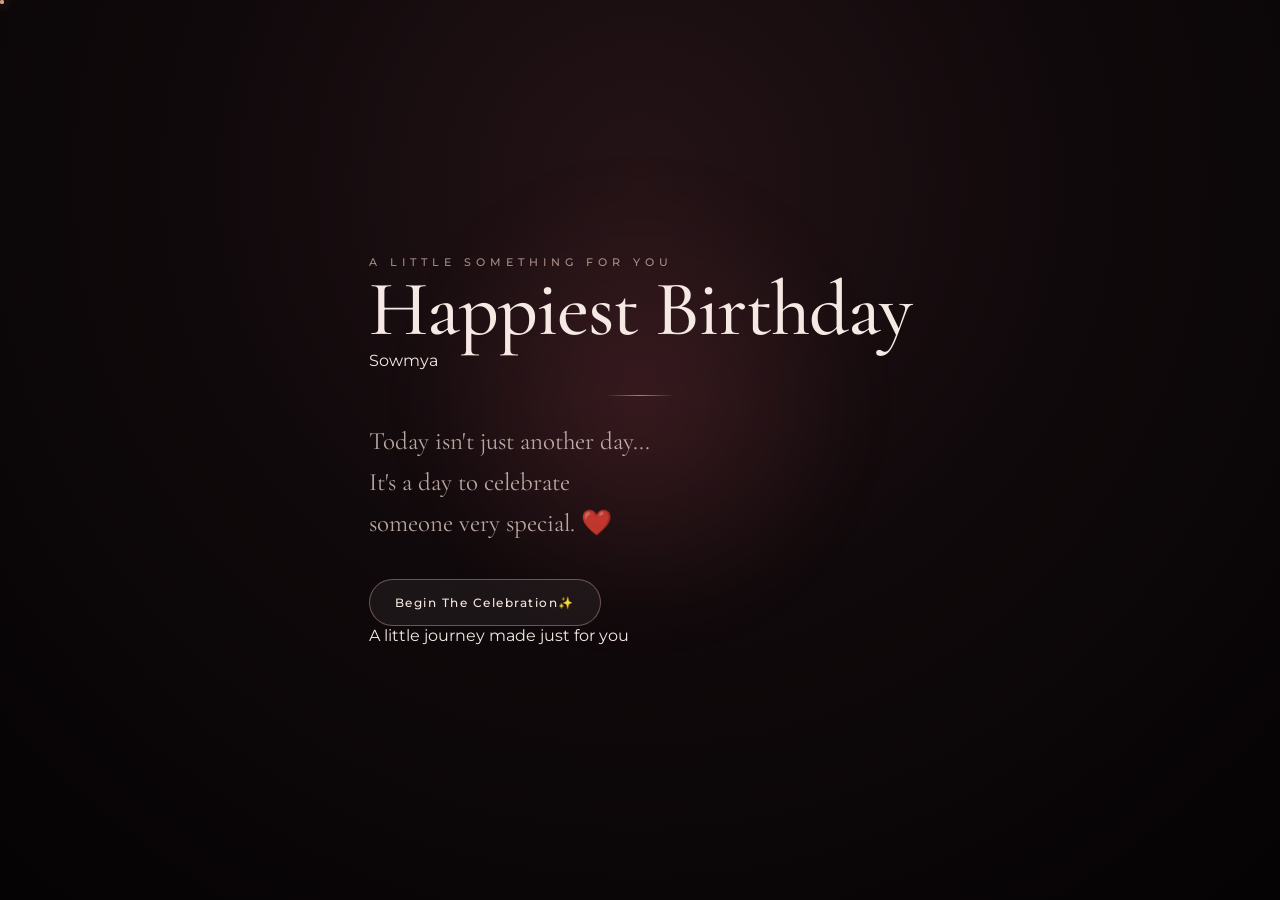
<file: index.html>
<!DOCTYPE html>
<html lang="en">

<head>
    <meta charset="UTF-8">

    <meta name="viewport" content="width=device-width, initial-scale=1.0">

    <title>Happiest Birthday Sowmya ❤️</title>

    <!-- External CSS -->
    <link rel="stylesheet" href="style.css">
</head>

<body>

    <!-- Background -->
    <div class="background">

        <div class="glow"></div>

        <div class="particles">
            <span class="particle p1"></span>
            <span class="particle p2"></span>
            <span class="particle p3"></span>
            <span class="particle p4"></span>
            <span class="particle p5"></span>
            <span class="particle p6"></span>
        </div>

    </div>


    <!-- PAGE 1 -->

    <main class="page">

        <section class="hero">

            <div class="label">
                A LITTLE SOMETHING FOR YOU
            </div>


            <h1 class="title">
                Happiest Birthday
            </h1>


            <div class="name">
                Sowmya
            </div>


            <div class="divider"></div>


            <p class="subtitle">

                Today isn't just another day...

                <br>

                It's a day to celebrate

                <br>

                <span>
                    someone very special. ❤️
                </span>

            </p>


            <!-- Music -->

            <audio
                id="birthdayMusic"
                preload="auto"
            >

                <source
                    src="a-thousand-years.mp3"
                    type="audio/mpeg"
                >

            </audio>


            <!-- START BUTTON -->

            <a
                href="page2.html"
                id="startCelebration"
                class="btn"
            >

                Begin The Celebration

                <span class="btn-icon">
                    ✨
                </span>

            </a>


            <p class="small-note">
                A little journey made just for you
            </p>

        </section>

    </main>


    <!-- Music + Navigation -->

    <script>

        const startButton =
            document.getElementById("startCelebration");

        const birthdayMusic =
            document.getElementById("birthdayMusic");


        startButton.addEventListener(
            "click",
            function (event) {

                event.preventDefault();

                birthdayMusic.volume = 0.45;

                birthdayMusic.play()
                    .then(function () {

                        /*
                         * Give the browser a moment
                         * to start the music.
                         */

                        setTimeout(function () {

                            window.location.href =
                                "page2.html";

                        }, 800);

                    })

                    .catch(function (error) {

                        console.log(
                            "Audio could not start:",
                            error
                        );

                        /*
                         * Even if audio fails,
                         * Page 2 must still open.
                         */

                        window.location.href =
                            "page2.html";

                    });

            });

    </script>

</body>

</html>
</file>
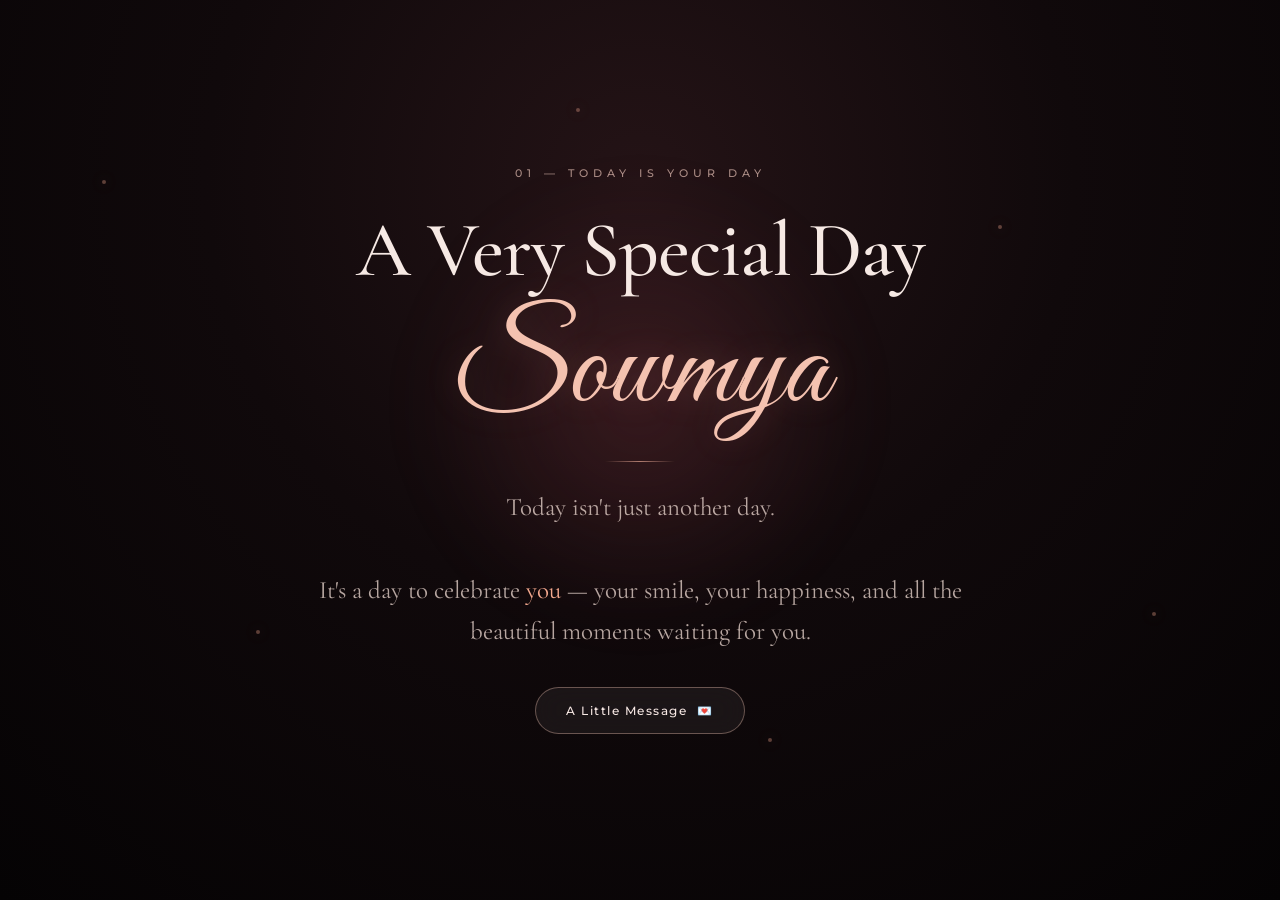
<file: page2.html>
<!DOCTYPE html>
<html lang="en">

<head>

    <meta charset="UTF-8">

    <meta
        name="viewport"
        content="width=device-width, initial-scale=1.0"
    >

    <meta
        name="theme-color"
        content="#080406"
    >

    <title>A Little Something For You ♡</title>

    <!-- Common CSS -->
    <link rel="stylesheet" href="style.css">

</head>


<body>


<!-- =========================================
     PAGE 2 — BIRTHDAY REVEAL
========================================= -->

<section class="page">


    <!-- Background Glow -->

    <div class="glow"></div>


    <!-- Floating Particles -->

    <div class="particles">

        <span
            class="particle"
            style="left:8%; top:20%;"
        ></span>

        <span
            class="particle"
            style="left:20%; top:70%; animation-delay:1s;"
        ></span>

        <span
            class="particle"
            style="left:45%; top:12%; animation-delay:2s;"
        ></span>

        <span
            class="particle"
            style="left:78%; top:25%; animation-delay:1.5s;"
        ></span>

        <span
            class="particle"
            style="left:90%; top:68%; animation-delay:3s;"
        ></span>

        <span
            class="particle"
            style="left:60%; top:82%; animation-delay:2.5s;"
        ></span>

    </div>


    <!-- Main Content -->

    <main class="content">


        <!-- Section Label -->

        <div class="label reveal">

            01 — TODAY IS YOUR DAY

        </div>


        <!-- Heading -->

        <h1
            class="title reveal"
            style="margin-top:30px;"
        >

            A Very Special Day

        </h1>


        <!-- Name -->

        <div
            class="script-name reveal"
            style="margin-top:20px;"
        >

            Sowmya

        </div>


        <!-- Divider -->

        <div class="divider"></div>


        <!-- Message -->

        <p
            class="subtitle reveal"
        >

            Today isn't just another day.

            <br><br>

            It's a day to celebrate

            <span
                style="color:#f3a88e;"
            >
                you
            </span>

            —
            your smile,
            your happiness,
            and all the beautiful moments
            waiting for you.

        </p>


        <!-- Button -->

        <a
            href="page3.html"
            class="btn reveal"
        >

            A Little Message

            <span style="margin-left:10px;">
                💌
            </span>

        </a>


    </main>


</section>


<!-- JavaScript -->

<script src="script.js"></script>


</body>

</html>
</file>
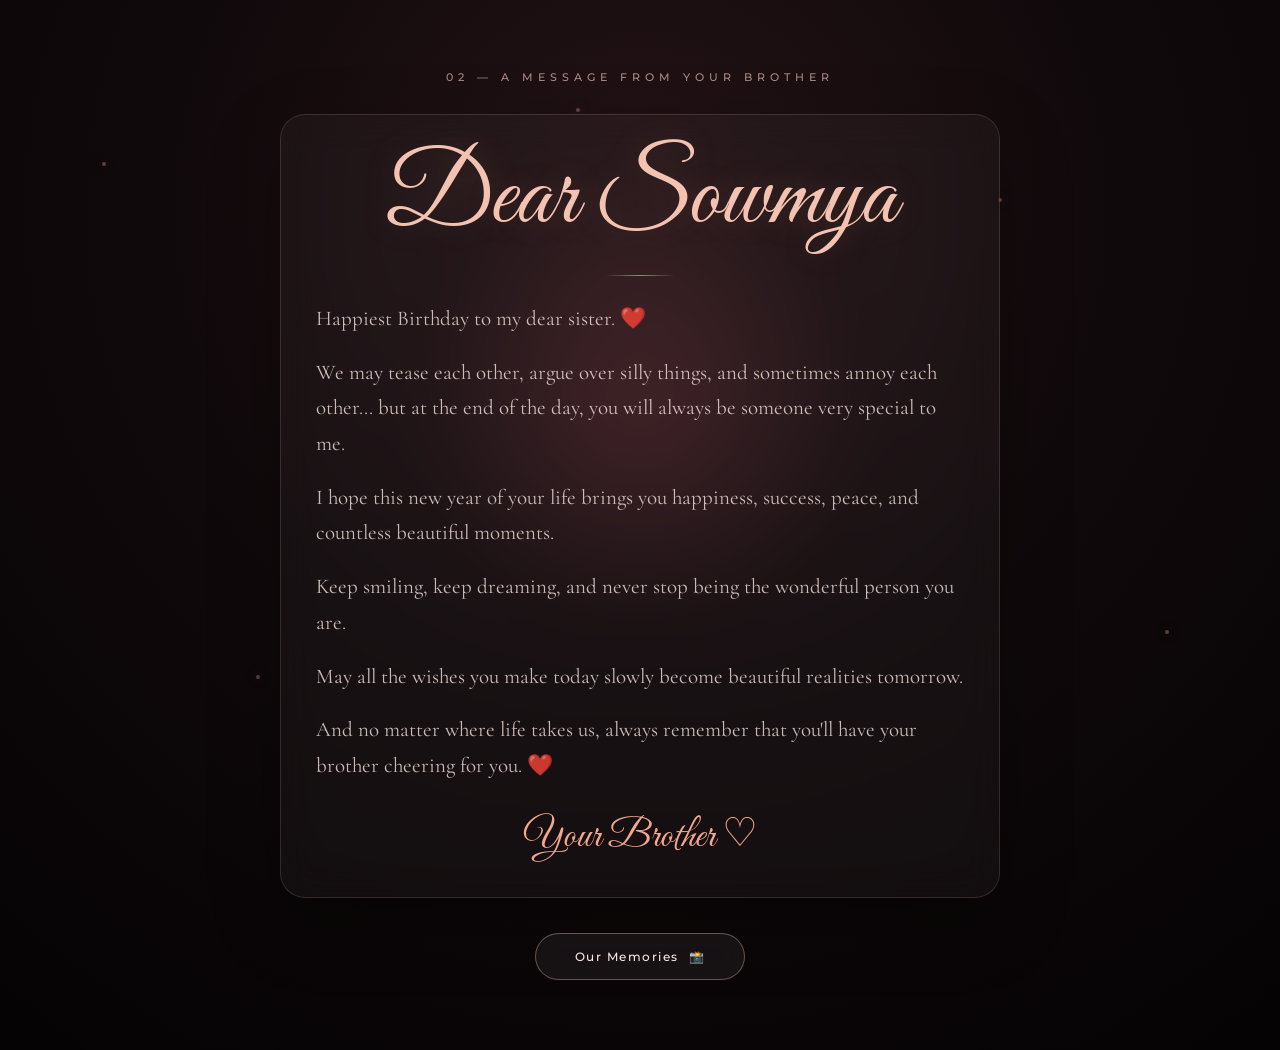
<file: page3.html>
<!DOCTYPE html>
<html lang="en">

<head>

    <meta charset="UTF-8">

    <meta
        name="viewport"
        content="width=device-width, initial-scale=1.0"
    >

    <meta
        name="theme-color"
        content="#080406"
    >

    <title>A Message For Sowmya ♡</title>

    <link rel="stylesheet" href="style.css">

</head>


<body>


<!-- =========================================
     PAGE 3 — PERSONAL LETTER
========================================= -->

<section class="page">


    <!-- Background Glow -->

    <div class="glow"></div>


    <!-- Floating Particles -->

    <div class="particles">

        <span
            class="particle"
            style="left:8%; top:18%;"
        ></span>

        <span
            class="particle"
            style="left:20%; top:75%; animation-delay:1s;"
        ></span>

        <span
            class="particle"
            style="left:45%; top:12%; animation-delay:2s;"
        ></span>

        <span
            class="particle"
            style="left:78%; top:22%; animation-delay:1.5s;"
        ></span>

        <span
            class="particle"
            style="left:91%; top:70%; animation-delay:3s;"
        ></span>

    </div>


    <!-- Letter -->

    <main class="content">


        <!-- Section -->

        <div class="label reveal">

            02 — A MESSAGE FROM YOUR BROTHER

        </div>


        <!-- Letter Card -->

        <div
            class="card reveal"
            style="margin-top:30px;"
        >


            <!-- Greeting -->

            <div
                class="script-name"
                style="
                    font-size:clamp(60px,17vw,100px);
                    margin-bottom:25px;
                "
            >

                Dear Sowmya

            </div>


            <div class="divider"></div>


            <!-- Message -->

            <div class="letter">


                <p>
                    Happiest Birthday to my dear sister. ❤️
                </p>


                <p>
                    We may tease each other,
                    argue over silly things,
                    and sometimes annoy each other...
                    but at the end of the day,
                    you will always be someone
                    very special to me.
                </p>


                <p>
                    I hope this new year of your life
                    brings you happiness,
                    success, peace,
                    and countless beautiful moments.
                </p>


                <p>
                    Keep smiling,
                    keep dreaming,
                    and never stop being
                    the wonderful person you are.
                </p>


                <p>
                    May all the wishes you make today
                    slowly become beautiful realities
                    tomorrow.
                </p>


                <p>
                    And no matter where life takes us,
                    always remember that you'll
                    have your brother cheering for you.
                    ❤️
                </p>


            </div>


            <!-- Signature -->

            <div class="signature">

                Your Brother ♡

            </div>


        </div>


        <!-- Next -->

        <a
            href="page4.html"
            class="btn reveal"
        >

            Our Memories

            <span style="margin-left:10px;">
                📸
            </span>

        </a>


    </main>


</section>


<script src="script.js"></script>


</body>

</html>
</file>
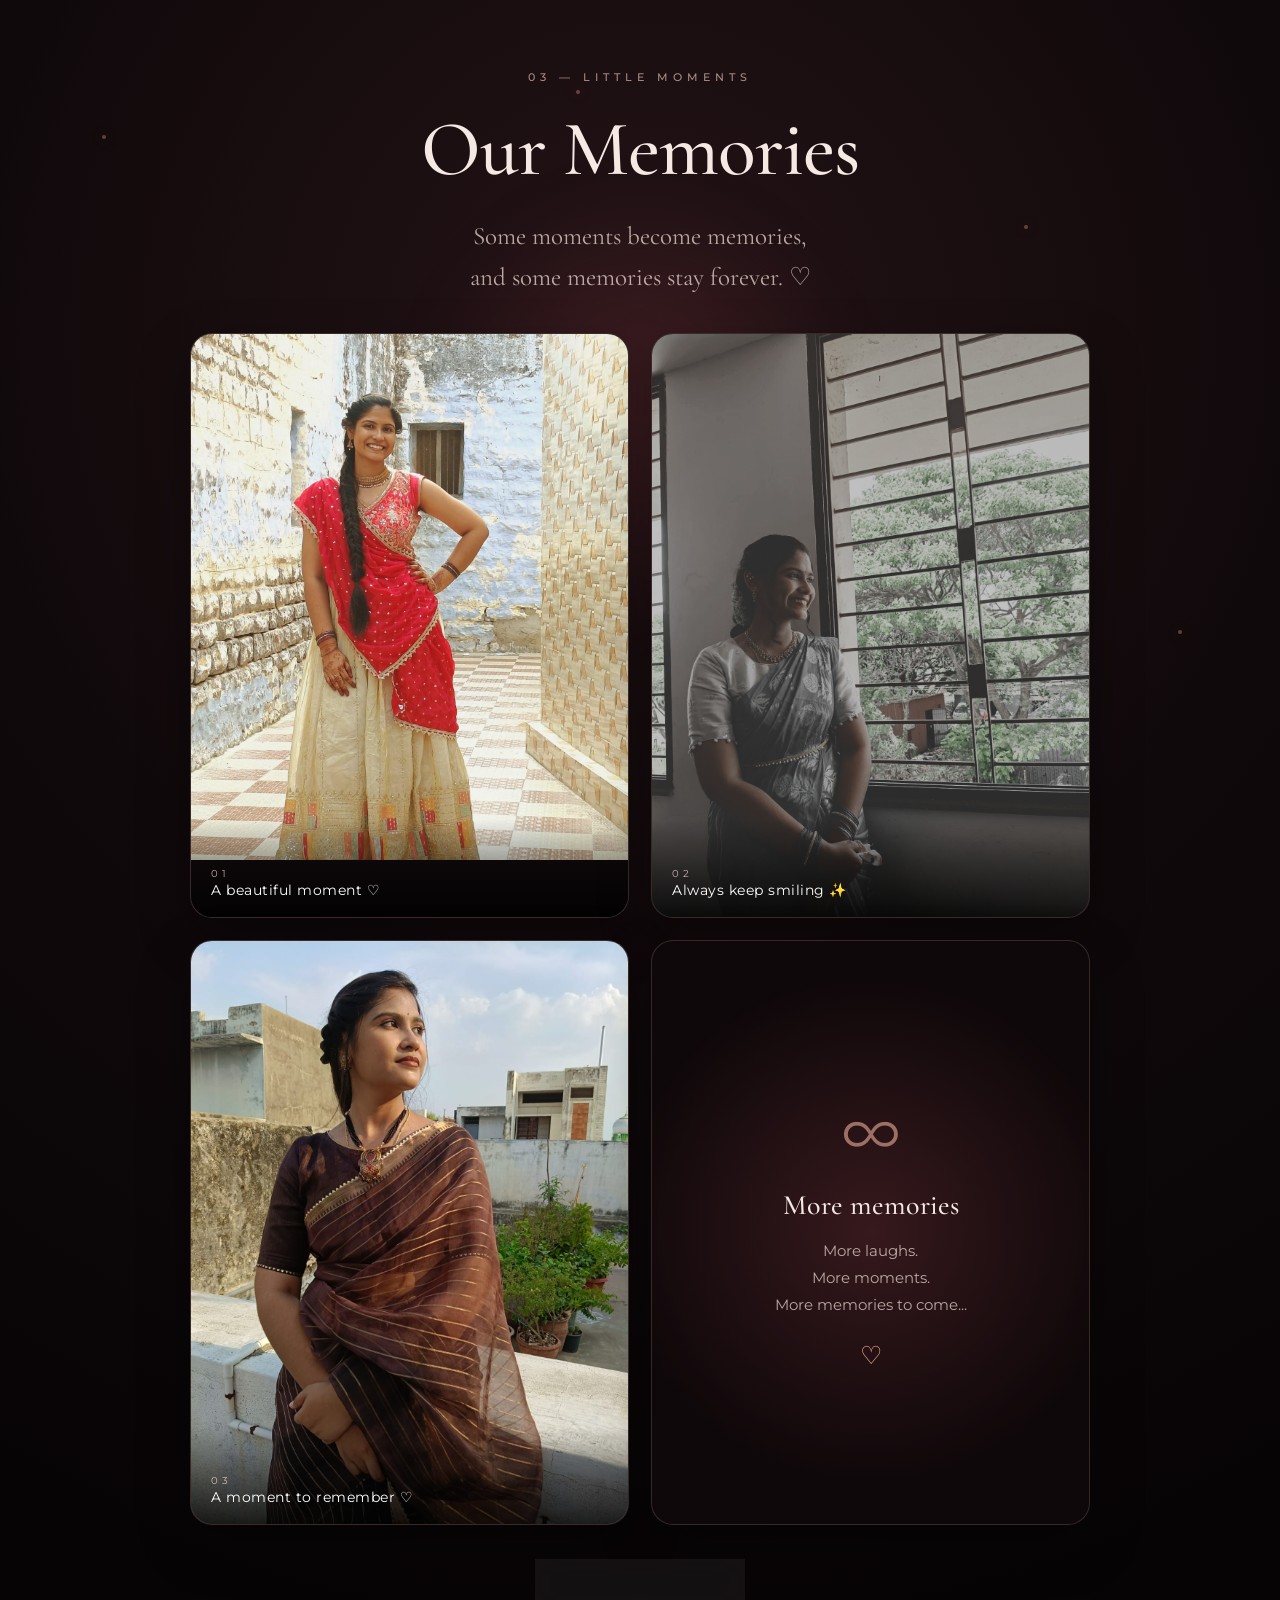
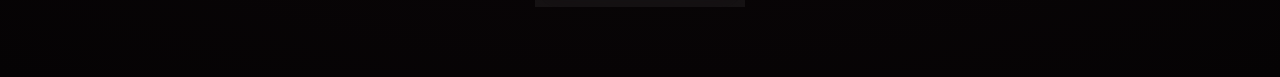
<file: page4.html>
<!DOCTYPE html>
<html lang="en">

<head>

    <meta charset="UTF-8">

    <meta
        name="viewport"
        content="width=device-width, initial-scale=1.0"
    >

    <meta
        name="theme-color"
        content="#080406"
    >

    <title>Our Memories ♡</title>

    <link rel="stylesheet" href="style.css">

</head>

<body>

<section class="page">

    <!-- Background -->

    <div class="glow"></div>

    <div class="particles">

        <span class="particle" style="left:8%;top:15%;"></span>

        <span
            class="particle"
            style="left:20%;top:75%;animation-delay:1s;"
        ></span>

        <span
            class="particle"
            style="left:45%;top:10%;animation-delay:2s;"
        ></span>

        <span
            class="particle"
            style="left:80%;top:25%;animation-delay:1.5s;"
        ></span>

        <span
            class="particle"
            style="left:92%;top:70%;animation-delay:3s;"
        ></span>

    </div>


    <!-- Main -->

    <main class="content">


        <div class="label reveal">
            03 — LITTLE MOMENTS
        </div>


        <h1
            class="title reveal"
            style="margin-top:25px;"
        >
            Our Memories
        </h1>


        <p class="subtitle reveal">

            Some moments become memories,
            <br>

            and some memories stay forever. ♡

        </p>


        <!-- =================================
             MEMORY PHOTOS
        ================================= -->

        <div class="memory-grid">


            <!-- PHOTO 1 -->

            <div class="memory-card photo-memory reveal">

                <img
                    src="sowmya1.jpg"
                    alt="Sowmya memory 1"
                >

                <div class="photo-overlay">

                    <span>01</span>

                    <p>
                        A beautiful moment ♡
                    </p>

                </div>

            </div>


            <!-- PHOTO 2 -->

            <div class="memory-card photo-memory reveal">

                <img
                    src="sowmya2.jpg"
                    alt="Sowmya memory 2"
                >

                <div class="photo-overlay">

                    <span>02</span>

                    <p>
                        Always keep smiling ✨
                    </p>

                </div>

            </div>


            <!-- PHOTO 3 -->

            <div class="memory-card photo-memory reveal">

                <img
                    src="sowmya3.jpg"
                    alt="Sowmya memory 3"
                >

                <div class="photo-overlay">

                    <span>03</span>

                    <p>
                        A moment to remember ♡
                    </p>

                </div>

            </div>


            <!-- FINAL CARD -->

            <div class="memory-card memory-last reveal">

                <div class="last-memory-content">

                    <div class="last-heart">
                        ∞
                    </div>

                    <h3>
                        More memories
                    </h3>

                    <p>

                        More laughs.
                        <br>

                        More moments.
                        <br>

                        More memories to come...

                    </p>

                    <span>
                        ♡
                    </span>

                </div>

            </div>


        </div>


        <!-- NEXT BUTTON -->

        <a
            href="page5.html"
            class="btn reveal"
        >

            One Last Surprise

            <span style="margin-left:10px;">
                🎂
            </span>

        </a>


    </main>

</section>


<script src="script.js"></script>

</body>

</html>
</file>
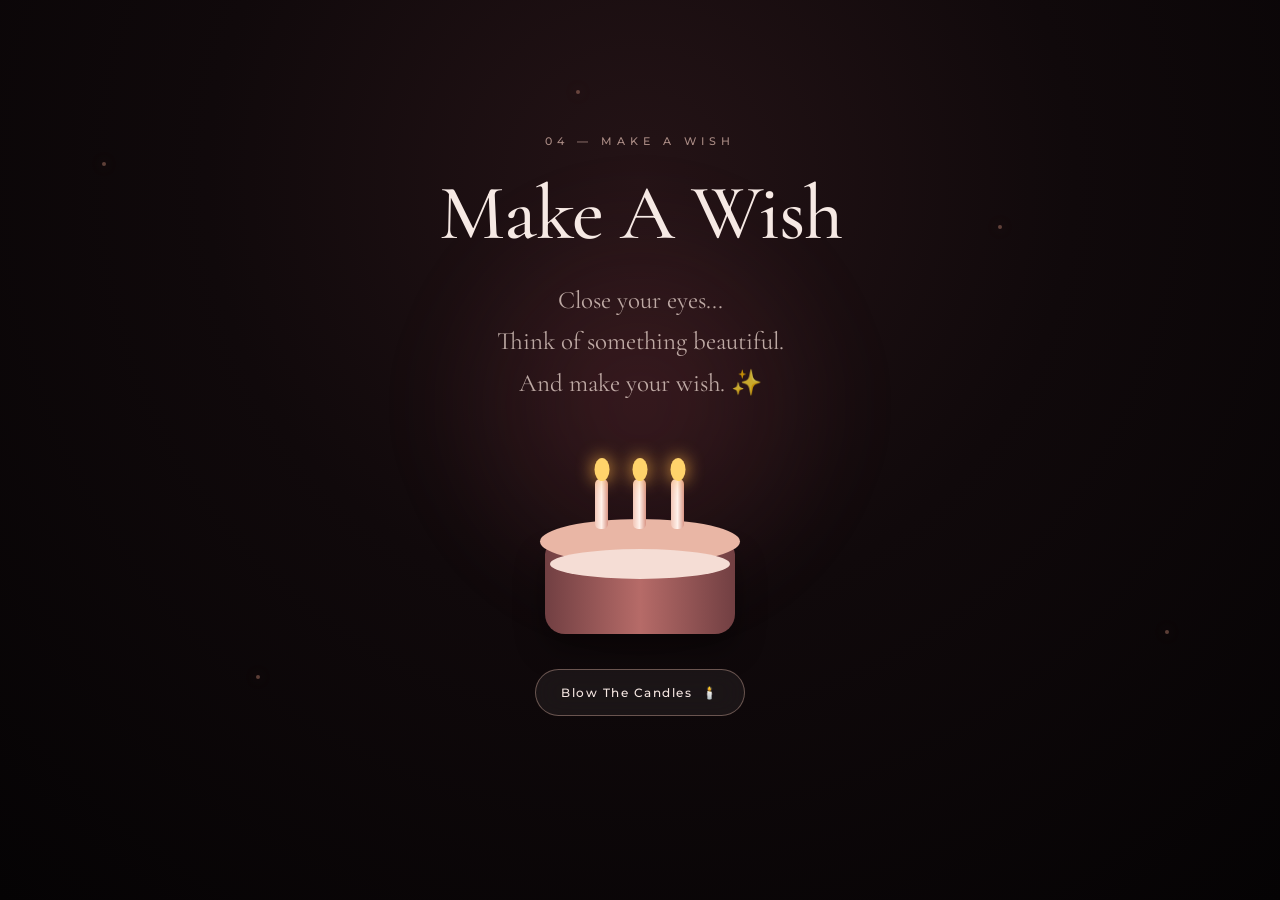
<file: page5.html>
<!DOCTYPE html>
<html lang="en">

<head>

    <meta charset="UTF-8">

    <meta
        name="viewport"
        content="width=device-width, initial-scale=1.0"
    >

    <meta
        name="theme-color"
        content="#080406"
    >

    <title>Make A Wish 🎂</title>

    <link rel="stylesheet" href="style.css">

</head>

<body>

<section class="page">

    <div class="glow"></div>

    <div class="particles">

        <span class="particle" style="left:8%;top:18%;"></span>

        <span
            class="particle"
            style="left:20%;top:75%;animation-delay:1s;"
        ></span>

        <span
            class="particle"
            style="left:45%;top:10%;animation-delay:2s;"
        ></span>

        <span
            class="particle"
            style="left:78%;top:25%;animation-delay:1.5s;"
        ></span>

        <span
            class="particle"
            style="left:91%;top:70%;animation-delay:3s;"
        ></span>

    </div>


    <main class="content">


        <div class="label reveal">
            04 — MAKE A WISH
        </div>


        <h1
            class="title reveal"
            style="margin-top:25px;"
        >
            Make A Wish
        </h1>


        <p class="subtitle reveal">

            Close your eyes...

            <br>

            Think of something beautiful.

            <br>

            And make your wish. ✨

        </p>


        <!-- CAKE -->

        <div
            class="cake reveal"
            id="birthdayCake"
        >

            <div
                class="candle"
                id="candle1"
            >
                <div class="flame"></div>
            </div>


            <div
                class="candle"
                id="candle2"
            >
                <div class="flame"></div>
            </div>


            <div
                class="candle"
                id="candle3"
            >
                <div class="flame"></div>
            </div>


            <div class="cake-top"></div>

            <div class="cream"></div>

            <div class="cake-body"></div>

        </div>


        <!-- BLOW BUTTON -->

        <button
            class="btn reveal"
            id="blowButton"
            onclick="makeWish()"
        >

            Blow The Candles

            <span style="margin-left:10px;">
                🕯️
            </span>

        </button>


        <!-- WISH MESSAGE -->

        <div
            id="wishMessage"
            class="wish-message"
        ></div>


        <!-- FINAL BUTTON -->

        <a
            href="./page6.html"
            class="btn"
            id="finalButton"
            style="
                display:none;
                margin-top:20px;
            "
        >

            Your Final Surprise

            <span style="margin-left:10px;">
                🎆
            </span>

        </a>


    </main>

</section>


<script src="script.js"></script>


<script>

function makeWish() {

    const candles =
        document.querySelectorAll(".candle");

    const button =
        document.getElementById("blowButton");

    const message =
        document.getElementById("wishMessage");

    const finalButton =
        document.getElementById("finalButton");


    /* Turn off candles */

    candles.forEach(function(candle) {

        candle.classList.add("off");

    });


    /* Show message */

    message.innerHTML =
        "Wish made... ✨❤️";


    /* Disable button */

    button.disabled = true;

    button.style.opacity = "0.5";

    button.innerHTML =
        "Wish Made ✨";


    /* Show final button */

    setTimeout(function() {

        finalButton.style.display =
            "inline-flex";

    }, 1000);

}

</script>


</body>

</html>
</file>
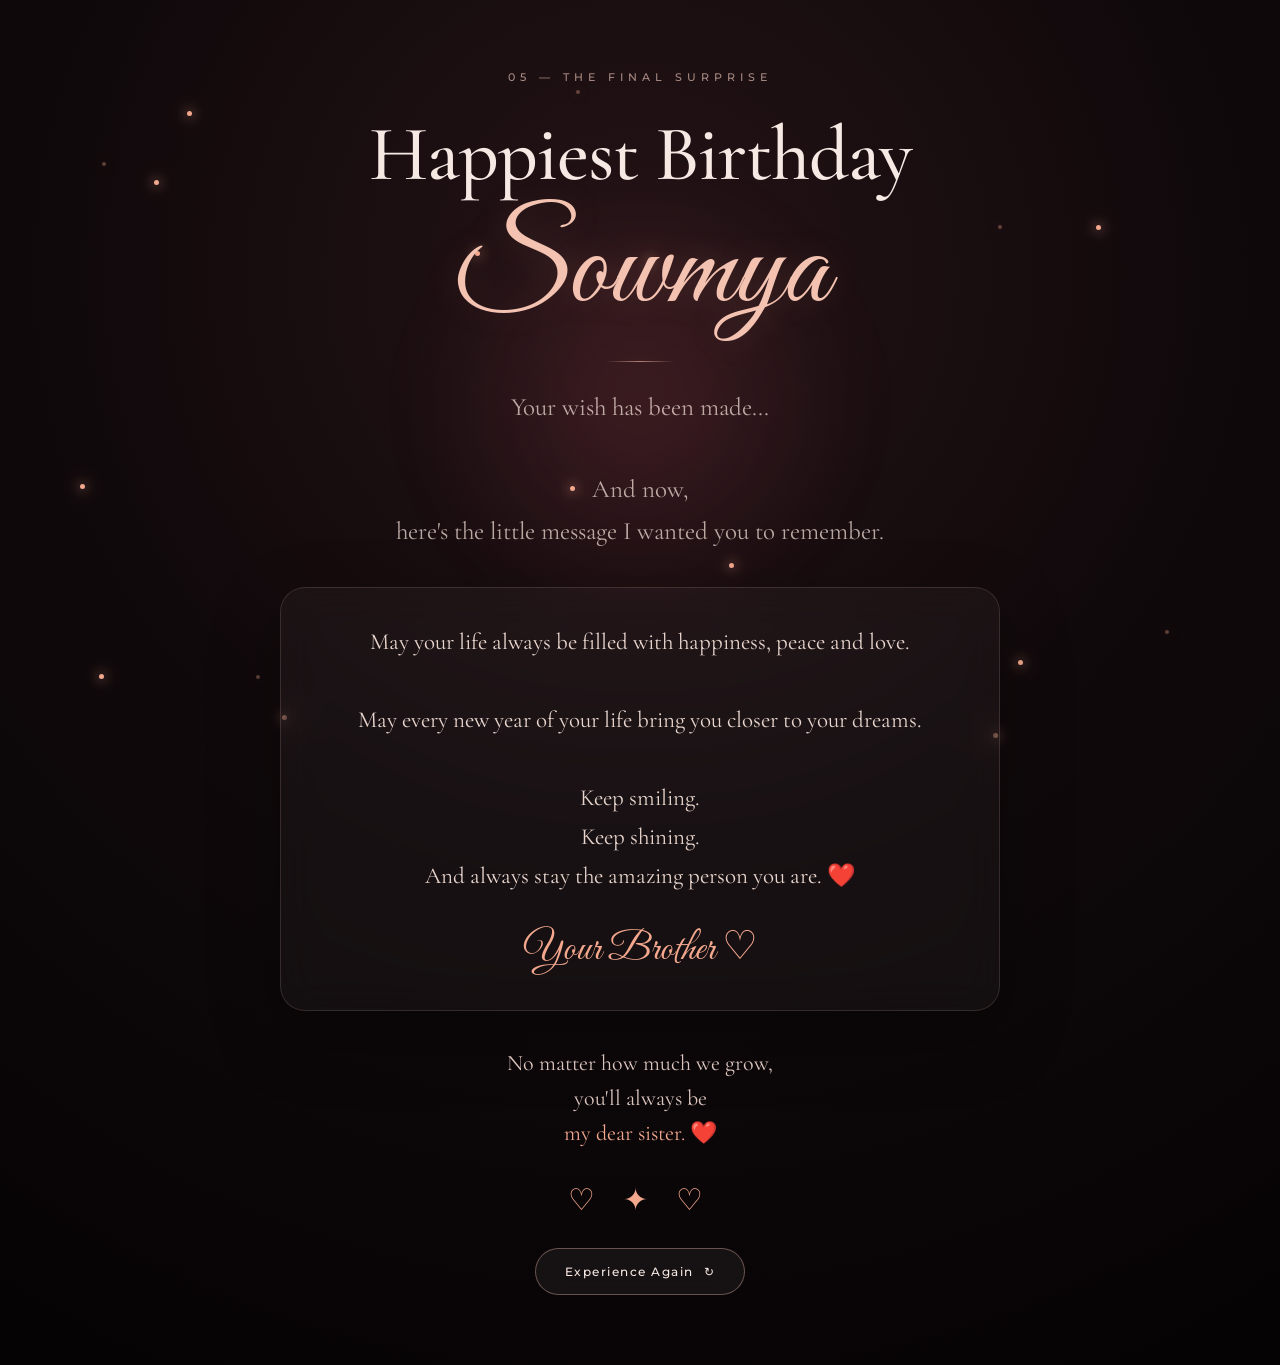
<file: page6.html>
<!DOCTYPE html>
<html lang="en">

<head>

    <meta charset="UTF-8">

    <meta name="viewport"
          content="width=device-width, initial-scale=1.0">

    <meta name="theme-color"
          content="#050304">

    <title>Final Surprise — Sowmya ❤️</title>

    <link rel="stylesheet" href="style.css">

</head>

<body>

<section class="page">

    <div class="glow"></div>

    <!-- Floating particles -->

    <div class="particles">

        <span class="particle"
              style="left:8%;top:18%;">
        </span>

        <span class="particle"
              style="left:20%;top:75%;animation-delay:1s;">
        </span>

        <span class="particle"
              style="left:45%;top:10%;animation-delay:2s;">
        </span>

        <span class="particle"
              style="left:78%;top:25%;animation-delay:1.5s;">
        </span>

        <span class="particle"
              style="left:91%;top:70%;animation-delay:3s;">
        </span>

    </div>


    <!-- Fireworks -->

    <div class="firework"
         style="left:12%;top:20%;">
    </div>

    <div class="firework"
         style="right:14%;top:25%;animation-delay:.7s;">
    </div>

    <div class="firework"
         style="left:22%;bottom:20%;animation-delay:1.4s;">
    </div>

    <div class="firework"
         style="right:22%;bottom:18%;animation-delay:2s;">
    </div>


    <main class="content">


        <!-- IMPORTANT UNIQUE TEXT -->

        <div class="label reveal">

            05 — THE FINAL SURPRISE

        </div>


        <h1 class="title reveal"
            style="margin-top:30px;">

            Happiest Birthday

        </h1>


        <div class="script-name reveal"
             style="margin-top:15px;">

            Sowmya

        </div>


        <div class="divider"></div>


        <p class="subtitle reveal"
           style="max-width:650px;margin:auto;">

            Your wish has been made...

            <br><br>

            And now,

            <br>

            here's the little message
            I wanted you to remember.

        </p>


        <!-- MESSAGE CARD -->

        <div class="card reveal"
             style="margin-top:35px;">

            <p style="
                font-family:'Cormorant Garamond',serif;
                font-size:23px;
                line-height:1.7;
                color:#e8d5cd;
            ">

                May your life always be filled
                with happiness, peace and love.

                <br><br>

                May every new year of your life
                bring you closer to your dreams.

                <br><br>

                Keep smiling.

                <br>

                Keep shining.

                <br>

                And always stay the amazing
                person you are. ❤️

            </p>


            <div class="signature"
                 style="text-align:center;">

                Your Brother ♡

            </div>

        </div>


        <!-- FINAL LINE -->

        <div class="reveal"
             style="
                margin-top:35px;
                font-family:'Cormorant Garamond',serif;
                font-size:22px;
                line-height:1.6;
                color:#dbc6bf;
             ">

            No matter how much we grow,

            <br>

            you'll always be

            <br>

            <span style="color:#f3a88e;">
                my dear sister.
            </span>

            ❤️

        </div>


        <!-- DECORATION -->

        <div class="reveal"
             style="
                margin-top:30px;
                font-size:30px;
                letter-spacing:10px;
                color:#f3a88e;
             ">

            ♡ ✦ ♡

        </div>


        <!-- HOME -->

        <a href="./index.html"
           class="btn reveal"
           style="margin-top:30px;">

            Experience Again

            <span style="margin-left:10px;">
                ↻
            </span>

        </a>


    </main>

</section>


<script src="script.js"></script>

</body>

</html>
</file>
<file: style.css>
/* =====================================================
   SOWMYA BIRTHDAY WEBSITE
   COMPLETE GLOBAL CSS
===================================================== */


/* =====================================================
   GOOGLE FONTS
===================================================== */

@import url('https://fonts.googleapis.com/css2?family=Cormorant+Garamond:wght@400;500;600;700&family=Great+Vibes&family=Montserrat:wght@300;400;500;600&display=swap');


/* =====================================================
   RESET
===================================================== */

* {
    margin: 0;
    padding: 0;
    box-sizing: border-box;
}


html {
    scroll-behavior: smooth;
}


body {

    min-height: 100vh;

    background:
        radial-gradient(
            circle at 50% 20%,
            #241316 0%,
            #10090b 45%,
            #050304 100%
        );

    color: #f4e8e3;

    font-family:
        "Montserrat",
        sans-serif;

    overflow-x: hidden;
}


/* =====================================================
   MAIN PAGE
===================================================== */

.page {

    position: relative;

    min-height: 100vh;

    width: 100%;

    display: flex;

    align-items: center;

    justify-content: center;

    padding:
        70px
        20px;

    overflow: hidden;
}


/* =====================================================
   CONTENT
===================================================== */

.content {

    position: relative;

    z-index: 10;

    width: 100%;

    max-width: 950px;

    margin: auto;

    text-align: center;
}


/* =====================================================
   BACKGROUND GLOW
===================================================== */

.glow {

    position: fixed;

    width: 450px;

    height: 450px;

    left: 50%;

    top: 45%;

    transform:
        translate(-50%, -50%);

    border-radius: 50%;

    background:
        radial-gradient(
            circle,
            rgba(185, 78, 92, 0.20),
            transparent 70%
        );

    filter: blur(30px);

    pointer-events: none;

    z-index: 0;
}


/* =====================================================
   PARTICLES
===================================================== */

.particles {

    position: fixed;

    inset: 0;

    pointer-events: none;

    z-index: 1;
}


.particle {

    position: absolute;

    width: 4px;

    height: 4px;

    border-radius: 50%;

    background: #f3a88e;

    opacity: 0.35;

    box-shadow:
        0 0 15px
        rgba(243,168,142,0.8);

    animation:
        floatParticle
        5s
        ease-in-out
        infinite;
}


@keyframes floatParticle {

    0% {

        transform:
            translateY(20px);

        opacity: 0;

    }

    30% {

        opacity: 0.5;

    }

    70% {

        opacity: 0.3;

    }

    100% {

        transform:
            translateY(-100px);

        opacity: 0;

    }

}


/* =====================================================
   SMALL LABEL
===================================================== */

.label {

    font-family:
        "Montserrat",
        sans-serif;

    font-size: 11px;

    font-weight: 500;

    letter-spacing: 5px;

    color:
        rgba(255, 214, 202, 0.62);

    text-transform: uppercase;
}


/* =====================================================
   SCRIPT NAME
===================================================== */

.script-name {

    font-family:
        "Great Vibes",
        cursive;

    font-size:
        clamp(
            70px,
            17vw,
            125px
        );

    line-height: 1;

    color: #f4c2b0;

    text-shadow:
        0 0 35px
        rgba(243,168,142,0.18);
}


/* =====================================================
   TITLE
===================================================== */

.title {

    font-family:
        "Cormorant Garamond",
        serif;

    font-size:
        clamp(
            42px,
            8vw,
            78px
        );

    font-weight: 500;

    line-height: 1.05;

    letter-spacing: -1px;

    color: #f6e9e4;
}


/* =====================================================
   SUBTITLE
===================================================== */

.subtitle {

    max-width: 650px;

    margin:
        25px
        auto
        0;

    font-family:
        "Cormorant Garamond",
        serif;

    font-size:
        clamp(
            19px,
            3vw,
            25px
        );

    line-height: 1.65;

    font-weight: 400;

    color:
        rgba(235, 215, 208, 0.76);
}


/* =====================================================
   DIVIDER
===================================================== */

.divider {

    width: 70px;

    height: 1px;

    margin:
        25px
        auto;

    background:
        linear-gradient(
            90deg,
            transparent,
            #e7a894,
            transparent
        );

    opacity: 0.7;
}


/* =====================================================
   BUTTON
===================================================== */

.btn {

    display: inline-flex;

    align-items: center;

    justify-content: center;

    margin-top: 35px;

    padding:
        15px
        25px;

    min-width: 210px;

    border-radius: 50px;

    border:
        1px solid
        rgba(255, 205, 190, 0.35);

    background:
        rgba(255,255,255,0.055);

    color: #f8e9e4;

    text-decoration: none;

    font-family:
        "Montserrat",
        sans-serif;

    font-size: 12px;

    font-weight: 500;

    letter-spacing: 1.5px;

    cursor: pointer;

    backdrop-filter:
        blur(15px);

    -webkit-backdrop-filter:
        blur(15px);

    transition:
        transform 0.3s ease,
        background 0.3s ease,
        border 0.3s ease,
        box-shadow 0.3s ease;
}


.btn:hover {

    transform:
        translateY(-3px);

    background:
        rgba(243,168,142,0.13);

    border-color:
        rgba(255,205,190,0.65);

    box-shadow:
        0 10px 35px
        rgba(0,0,0,0.3);
}


.btn:active {

    transform:
        scale(0.96);
}


/* =====================================================
   REVEAL ANIMATION
===================================================== */

.reveal {

    opacity: 0;

    transform:
        translateY(20px);

    animation:
        pageEnter
        0.9s
        ease
        forwards;
}


@keyframes pageEnter {

    from {

        opacity: 0;

        transform:
            translateY(20px);

    }

    to {

        opacity: 1;

        transform:
            translateY(0);

    }

}


/* =====================================================
   CARD
===================================================== */

.card {

    width: 100%;

    max-width: 720px;

    margin:
        30px
        auto
        0;

    padding:
        35px;

    border:
        1px solid
        rgba(255,210,195,0.14);

    border-radius: 25px;

    background:
        rgba(255,255,255,0.035);

    backdrop-filter:
        blur(18px);

    -webkit-backdrop-filter:
        blur(18px);

    box-shadow:
        0 25px 70px
        rgba(0,0,0,0.28);
}


/* =====================================================
   LETTER
===================================================== */

.letter {

    text-align: left;

    font-family:
        "Cormorant Garamond",
        serif;

    font-size: 21px;

    line-height: 1.7;

    color:
        rgba(241,225,218,0.82);
}


.letter p {

    margin-bottom: 18px;
}


/* =====================================================
   SIGNATURE
===================================================== */

.signature {

    margin-top: 25px;

    font-family:
        "Great Vibes",
        cursive;

    font-size: 40px;

    color: #f3a88e;
}


/* =====================================================
   MEMORY GRID
===================================================== */

.memory-grid {

    width: 100%;

    max-width: 900px;

    margin:
        35px
        auto
        0;

    display: grid;

    grid-template-columns:
        repeat(
            2,
            minmax(0,1fr)
        );

    gap: 22px;
}


/* =====================================================
   MEMORY CARD
===================================================== */

.memory-card {

    position: relative;

    overflow: hidden;

    border-radius: 22px;

    border:
        1px solid
        rgba(255,210,195,0.16);

    background:
        #120b0d;

    box-shadow:
        0 20px 50px
        rgba(0,0,0,0.35);
}


/* =====================================================
   REAL PHOTOS
   FULL IMAGE — NO CROPPING
===================================================== */

.photo-memory {

    padding: 0;

    height: auto;

    line-height: 0;
}


.photo-memory img {

    display: block;

    width: 100%;

    height: auto;

    max-width: 100%;

    object-fit: contain;

    transition:
        transform 0.8s ease;
}


/* Slight zoom */

.photo-memory:hover img {

    transform:
        scale(1.025);
}


/* =====================================================
   PHOTO OVERLAY
===================================================== */

.photo-overlay {

    position: absolute;

    left: 0;

    right: 0;

    bottom: 0;

    padding:
        55px
        20px
        18px;

    display: flex;

    flex-direction: column;

    align-items: flex-start;

    background:
        linear-gradient(
            to top,
            rgba(0,0,0,0.80),
            rgba(0,0,0,0)
        );

    color: white;

    pointer-events: none;
}


.photo-overlay span {

    font-size: 10px;

    letter-spacing: 4px;

    color:
        rgba(255,230,220,0.72);
}


.photo-overlay p {

    margin-top: 7px;

    font-size: 14px;

    line-height: 1.3;

    letter-spacing: 0.5px;

    color: #fff;
}


/* =====================================================
   LAST MEMORY CARD
===================================================== */

.memory-last {

    min-height: 350px;

    display: flex;

    align-items: center;

    justify-content: center;

    padding: 30px;

    background:
        radial-gradient(
            circle at center,
            rgba(180,80,90,0.25),
            rgba(15,8,10,0.95) 70%
        );
}


.last-memory-content {

    text-align: center;
}


.last-heart {

    font-size: 65px;

    color:
        rgba(255,190,165,0.55);

    margin-bottom: 15px;
}


.last-memory-content h3 {

    margin-bottom: 15px;

    font-family:
        "Cormorant Garamond",
        serif;

    font-size: 28px;

    font-weight: 500;
}


.last-memory-content p {

    line-height: 1.8;

    color:
        rgba(235,215,208,0.75);

    font-size: 15px;
}


.last-memory-content > span {

    display: block;

    margin-top: 22px;

    font-size: 25px;

    color: #f3a88e;
}


/* =====================================================
   CAKE
===================================================== */

.cake {

    position: relative;

    width: 220px;

    height: 190px;

    margin:
        40px
        auto
        0;
}


.cake-body {

    position: absolute;

    bottom: 0;

    left: 15px;

    width: 190px;

    height: 90px;

    border-radius:
        10px
        10px
        20px
        20px;

    background:
        linear-gradient(
            90deg,
            #713f42,
            #b66b68,
            #713f42
        );

    box-shadow:
        0 15px 30px
        rgba(0,0,0,0.4);
}


.cake-top {

    position: absolute;

    bottom: 70px;

    left: 10px;

    width: 200px;

    height: 45px;

    border-radius: 50%;

    background:
        #e9b6a5;

    z-index: 2;
}


.cream {

    position: absolute;

    bottom: 55px;

    left: 20px;

    width: 180px;

    height: 30px;

    border-radius: 50%;

    background: #f5ddd5;

    z-index: 3;
}


/* =====================================================
   CANDLES
===================================================== */

.candle {

    position: absolute;

    bottom: 105px;

    width: 13px;

    height: 50px;

    border-radius: 5px;

    background:
        linear-gradient(
            90deg,
            #f2c6b7,
            #fff1ea,
            #d99686
        );

    z-index: 5;
}


#candle1 {

    left: 65px;
}


#candle2 {

    left: 103px;
}


#candle3 {

    left: 141px;
}


/* =====================================================
   FLAME
===================================================== */

.flame {

    position: absolute;

    width: 15px;

    height: 23px;

    left: 50%;

    top: -21px;

    transform:
        translateX(-50%);

    border-radius:
        50% 50%
        50% 50%;

    background:
        #ffd36b;

    box-shadow:
        0 0 18px
        #ffb347;

    animation:
        flameMove
        0.8s
        ease-in-out
        infinite alternate;
}


@keyframes flameMove {

    from {

        transform:
            translateX(-50%)
            scale(1);

    }

    to {

        transform:
            translateX(-50%)
            scale(0.82)
            rotate(4deg);

    }

}


/* Candles OFF */

.candle.off .flame {

    opacity: 0;

    transform:
        translateX(-50%)
        scale(0);
}


/* =====================================================
   WISH MESSAGE
===================================================== */

.wish-message {

    margin-top: 20px;

    min-height: 30px;

    font-family:
        "Great Vibes",
        cursive;

    font-size: 35px;

    color: #f3a88e;
}


/* =====================================================
   FIREWORKS
===================================================== */

.firework {

    position: fixed;

    width: 5px;

    height: 5px;

    border-radius: 50%;

    background: #f3a88e;

    box-shadow:
        0 0 12px #f3a88e,
        0 0 25px #f3a88e;

    animation:
        fireworkPop
        2.5s
        ease-out
        infinite;

    pointer-events: none;

    z-index: 2;
}


@keyframes fireworkPop {

    0% {

        transform:
            scale(0);

        opacity: 0;

    }

    20% {

        transform:
            scale(1);

        opacity: 1;

    }

    70% {

        transform:
            scale(5);

        opacity: 0.7;

    }

    100% {

        transform:
            scale(8);

        opacity: 0;

    }

}


/* =====================================================
   RESPONSIVE — MOBILE
===================================================== */

@media (max-width: 650px) {


    .page {

        padding:
            60px
            16px;

    }


    .content {

        width: 100%;

    }


    .label {

        font-size: 9px;

        letter-spacing: 3px;

    }


    .title {

        font-size:
            clamp(
                38px,
                12vw,
                58px
            );

    }


    .script-name {

        font-size:
            clamp(
                70px,
                22vw,
                105px
            );

    }


    .subtitle {

        font-size: 19px;

    }


    .card {

        padding: 24px 18px;

    }


    .letter {

        font-size: 19px;

    }


    /* ONE PHOTO PER ROW */

    .memory-grid {

        grid-template-columns: 1fr;

        max-width: 430px;

        gap: 20px;

    }


    .photo-memory {

        width: 100%;

        height: auto;

    }


    .photo-memory img {

        width: 100%;

        height: auto;

        object-fit: contain;

    }


    .photo-overlay {

        padding:
            55px
            16px
            16px;

    }


    .memory-last {

        min-height: 330px;

    }


    .cake {

        transform:
            scale(0.88);

        margin-top: 20px;

    }


}


/* =====================================================
   VERY SMALL PHONES
===================================================== */

@media (max-width: 380px) {


    .page {

        padding:
            50px
            12px;

    }


    .btn {

        min-width: 190px;

        padding:
            14px
            20px;

    }


    .cake {

        transform:
            scale(0.78);

    }


    .letter {

        font-size: 18px;

    }

           }
</file>
